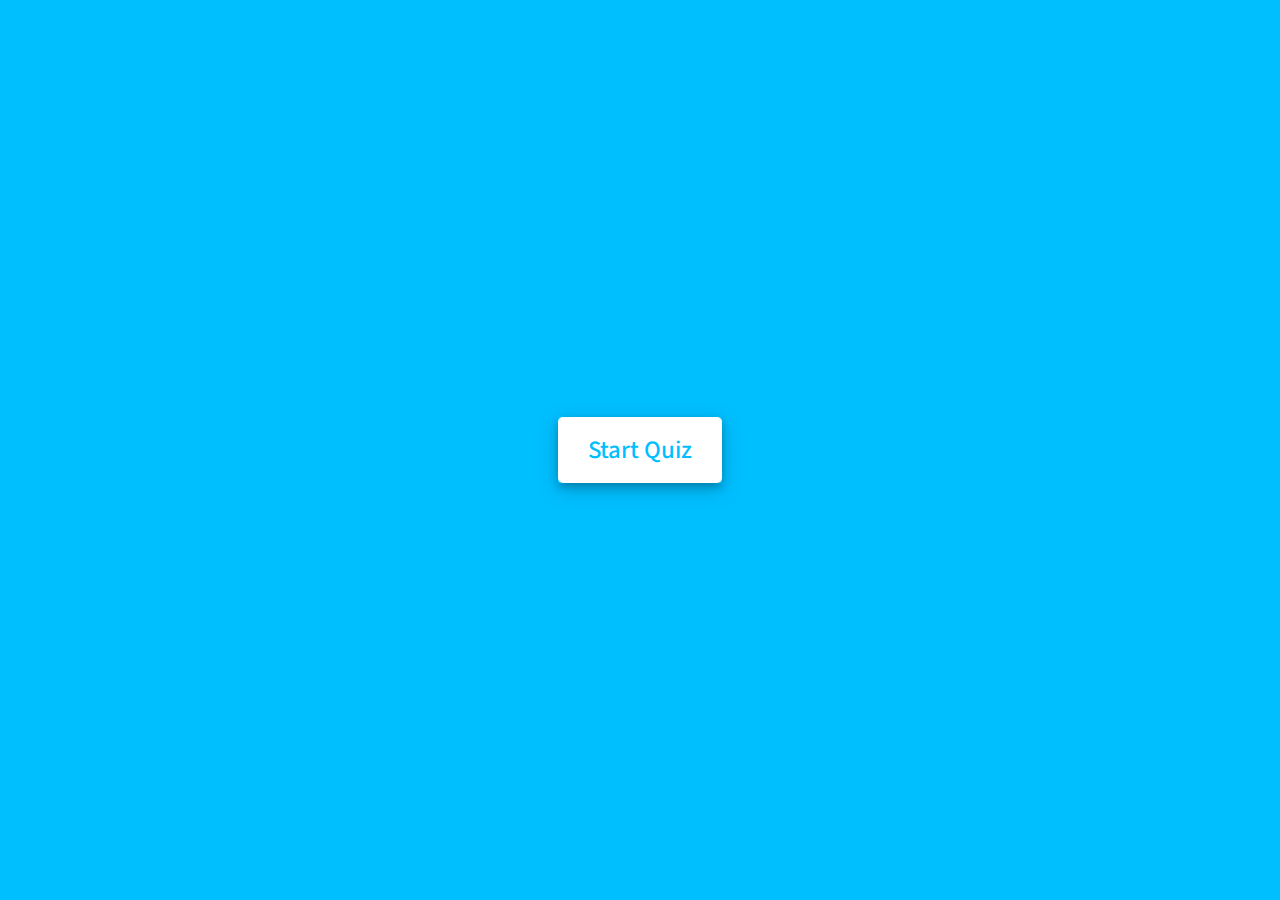
<file: quiz/americanrevolution/index.html>
<!DOCTYPE html>
<html lang="en">
<head>
    <meta charset="UTF-8">
    <meta name="viewport" content="width=device-width, initial-scale=1.0">
    <title>American Revolution Study Guide Practice Quiz</title>
    <link rel="stylesheet" href="/quiz/style.css">
    <link rel="stylesheet" href="https://cdnjs.cloudflare.com/ajax/libs/font-awesome/5.15.3/css/all.min.css"/>
      <link rel="apple-touch-icon" sizes="180x180" href="/icons/apple-touch-icon.png">
      <link rel="icon" type="image/png" sizes="32x32" href="/icons/favicon-32x32.png">
      <link rel="icon" type="image/png" sizes="16x16" href="/icons/favicon-16x16.png">
      <link rel="icon" type="image/png" sizes="512x512" href="/icons/android-chrome-512x512.png">
      <link rel="icon" type="image/png" sizes="192x192" href="/icons/android-chrome-192x192.png">
      <link rel="manifest" href="/icons/site.webmanifest">
</head>
<body>
    <div class="start_btn"><button>Start Quiz</button></div>
    <div class="info_box">
        <div class="info-title"><span>Some Rules of this Quiz</span></div>
        <div class="info-list">
            <div class="info">1. You will have <span>15 seconds</span> for each question.</div>
            <div class="info">2. Once you select your answer, it can't be undone.</div>
            <div class="info">3. You can't select any option once time is done.</div>
            <div class="info">4. You can't leave the quiz while you're playing.</div>
            <div class="info">5. You'll get points based on your correct answers.</div>
        </div>
        <div class="buttons">
            <button class="quit">Exit Quiz</button>
            <button class="restart">Continue</button>
        </div>
    </div>
    <div class="quiz_box">
        <header>
            <div class="title">American Revolution Quiz</div>
            <div class="timer">
                <div class="time_left_txt">Time Left</div>
                <div class="timer_sec">15</div>
            </div>
            <div class="time_line"></div>
        </header>
        <section>
            <div class="que_text">
            </div>
            <div class="option_list">
            </div>
        </section>
        <footer>
            <div class="total_que">
            </div>
            <button class="next_btn">Next</button>
        </footer>
    </div>
    <div class="result_box">
        <div class="icon">
            <i class="fas fa-crown"></i>
        </div>
        <div class="complete_text">You've completed the Quiz!</div>
        <div class="score_text">
        </div>
        <div class="buttons">
            <button class="restart">Replay Quiz</button>
            <a href="#"><button class="quit" onclick="history.back()">Quit Quiz</button></a>
        </div>
    </div>
    <script src="/quiz/americanrevolution/questions.js"></script>
    <script src="/quiz/script.js"></script>
</body>
</html>
</file>
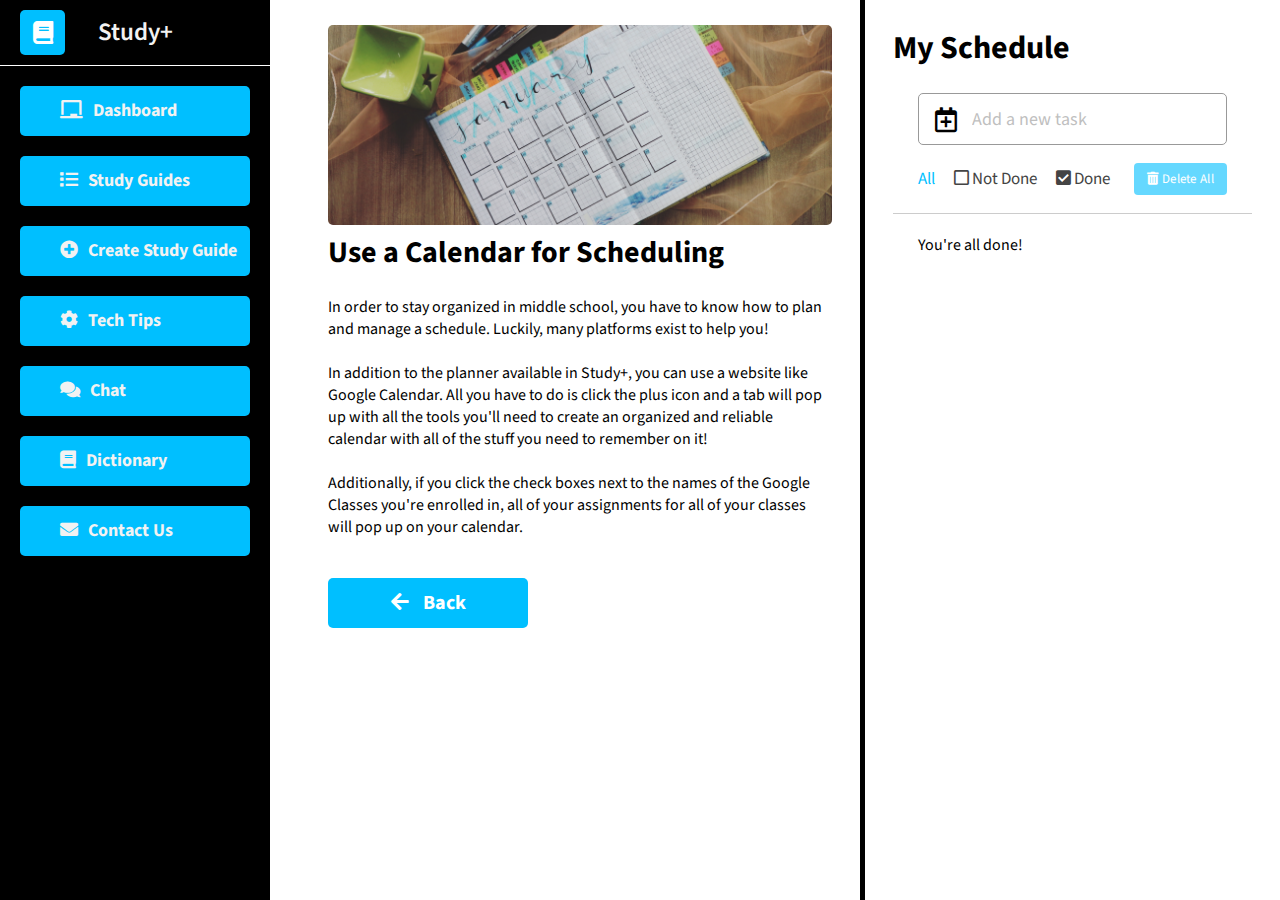
<file: techtips/calendar/index.html>
<!DOCTYPE html>
<html lang="en" dir="ltr">
   <head>
      <meta charset="utf-8">
      <title>Study+ | Dashboard</title>
      <link rel="stylesheet" href="/studyplus.css">
      <link rel="stylesheet" href="https://cdnjs.cloudflare.com/ajax/libs/font-awesome/5.15.3/css/all.min.css"/>
      <link rel="apple-touch-icon" sizes="180x180" href="/icons/apple-touch-icon.png">
      <link rel="icon" type="image/png" sizes="32x32" href="/icons/favicon-32x32.png">
      <link rel="icon" type="image/png" sizes="16x16" href="/icons/favicon-16x16.png">
      <link rel="icon" type="image/png" sizes="512x512" href="/icons/android-chrome-512x512.png">
      <link rel="icon" type="image/png" sizes="192x192" href="/icons/android-chrome-192x192.png">
      <link rel="manifest" href="/icons/site.webmanifest">
   </head>
   <body>
      <div class="wrapperone">
         <input type="checkbox" id="btn" hidden>
         <label for="btn" class="menu-btn">
         <i class="fas fa-book"></i>
         <i class="fas fa-times"></i>
         </label>
         <nav id="sidebar">
            <div class="title">
               Study+
            </div>
            <ul class="list-items">
               <li><a href="/home"><i class="fas fa-chalkboard"></i>Dashboard</a></li>
               <li><a href="/studyguides"><i class="fas fa-list"></i>Study Guides</a></li>
               <li><a href="/create"><i class="fas fa-plus-circle"></i>Create Study Guide</a></li>
               <li><a href="/techtips"><i class="fas fa-cog"></i>Tech Tips</a></li>
               <li><a href="chat.php"><i class="fas fa-comments"></i>Chat</a></li>
               <li><a href="/dictionary"><i class="fas fa-book"></i>Dictionary</a></li>
               <li><a href="/contact" target="__blank"><i class="fas fa-envelope"></i>Contact Us</a></li>
               <!--<div class="icons">
                  <a href="#"><i class="fab fa-facebook-f"></i></a>
                  <a href="#"><i class="fab fa-twitter"></i></a>
                  <a href="#"><i class="fab fa-github"></i></a>
                  <a href="#"><i class="fab fa-youtube"></i></a>
               </div>-->
            </ul>
         </nav>
      </div>
     <div class="wrappertwo">
       <img class="titleimg" src="/calendar.jpg" />
       <br>
       <h2 style="font-size: 30px;">Use a Calendar for Scheduling</h2>
       <br>
       <p>
         In order to stay organized in middle school, you have to know how to plan and manage a schedule. Luckily, many platforms exist to help you!
         <br><br>
         In addition to the planner available in Study+, you can use a website like Google Calendar. All you have to do is click the plus icon and a tab will pop up with all the tools you'll need to create an organized and reliable calendar with all of the stuff you need to remember on it!
         <br><br>
         Additionally, if you click the check boxes next to the names of the Google Classes you're enrolled in, all of your assignments for all of your classes will pop up on your calendar.
       </p>
       <button class="back" onclick="history.back()"><i class="fas fa-arrow-left"></i> Back</button>
     </div>
     <div class="wrapper">
       <h1>My Schedule</h1>
       <br>
      <div class="task-input">
        <i class="far fa-calendar-plus"></i>
        <input type="text" placeholder="Add a new task">
      </div>
      <div class="controls">
        <div class="filters">
          <span class="active" id="all">All</span>
          <span id="pending"><i class="far fa-square"></i> Not Done</span>
          <span id="completed"><i class="fas fa-check-square"></i> Done</span>
        </div>
        <button class="clear-btn"><i class="fas fa-trash-alt"></i> Delete All</button>
      </div>
      <ul class="task-box"></ul>
    </div>

    <script src="/todo.js"></script>
   </body>
</html>
</file>
<file: quiz/style.css>
@import url('https://fonts.googleapis.com/css2?family=Source+Sans+3:wght@500&display=swap');
*{
    margin: 0;
    padding: 0;
    box-sizing: border-box;
    font-family: 'Source Sans 3', sans-serif;
}
body{
    background: deepskyblue;
}
::selection{
    color: #fff;
    background: deepskyblue;
}
.start_btn,
.info_box,
.quiz_box,
.result_box{
    position: absolute;
    top: 50%;
    left: 50%;
    transform: translate(-50%, -50%);
    box-shadow: 0 4px 8px 0 rgba(0, 0, 0, 0.2), 
                0 6px 20px 0 rgba(0, 0, 0, 0.19);
}
.info_box.activeInfo,
.quiz_box.activeQuiz,
.result_box.activeResult{
    opacity: 1;
    z-index: 5;
    pointer-events: auto;
    transform: translate(-50%, -50%) scale(1);
}
.start_btn button{
    font-size: 25px;
    font-weight: 500;
    color: deepskyblue;
    padding: 15px 30px;
    outline: none;
    border: none;
    border-radius: 5px;
    background: #fff;
    cursor: pointer;
}
.info_box{
    width: 540px;
    background: #fff;
    border-radius: 5px;
    transform: translate(-50%, -50%) scale(0.9);
    opacity: 0;
    pointer-events: none;
    transition: all 0.3s ease;
}
.info_box .info-title{
    height: 60px;
    width: 100%;
    border-bottom: 1px solid lightgrey;
    display: flex;
    align-items: center;
    padding: 0 30px;
    border-radius: 5px 5px 0 0;
    font-size: 20px;
    font-weight: 600;
}
.info_box .info-list{
    padding: 15px 30px;
}
.info_box .info-list .info{
    margin: 5px 0;
    font-size: 17px;
}
.info_box .info-list .info span{
    font-weight: 600;
    color: deepskyblue;
}
.info_box .buttons{
    height: 60px;
    display: flex;
    align-items: center;
    justify-content: flex-end;
    padding: 0 30px;
    border-top: 1px solid lightgrey;
}
.info_box .buttons button{
    margin: 0 5px;
    height: 40px;
    width: 100px;
    font-size: 16px;
    font-weight: 500;
    cursor: pointer;
    border: none;
    outline: none;
    border-radius: 5px;
    border: 1px solid deepskyblue;
    transition: all 0.3s ease;
}
.quiz_box{
    width: 550px;
    background: #fff;
    border-radius: 5px;
    transform: translate(-50%, -50%) scale(0.9);
    opacity: 0;
    pointer-events: none;
    transition: all 0.3s ease;
}
.quiz_box header{
    position: relative;
    z-index: 2;
    height: 70px;
    padding: 0 30px;
    background: #fff;
    border-radius: 5px 5px 0 0;
    display: flex;
    align-items: center;
    justify-content: space-between;
    box-shadow: 0px 3px 5px 1px rgba(0,0,0,0.1);
}
.quiz_box header .title{
    font-size: 20px;
    font-weight: 600;
}
.quiz_box header .timer{
    color: #004085;
    background: #cce5ff;
    border: 1px solid #b8daff;
    height: 45px;
    padding: 0 8px;
    border-radius: 5px;
    display: flex;
    align-items: center;
    justify-content: space-between;
    width: 160px;
}
.quiz_box header .timer .time_left_txt{
    font-weight: 400;
    font-size: 17px;
    user-select: none;
}
.quiz_box header .timer .timer_sec{
    font-size: 18px;
    font-weight: 500;
    height: 30px;
    width: 45px;
    color: #fff;
    border-radius: 5px;
    line-height: 30px;
    text-align: center;
    background: #343a40;
    border: 1px solid #343a40;
    user-select: none;
}
.quiz_box header .time_line{
    position: absolute;
    bottom: 0px;
    left: 0px;
    height: 3px;
    background: deepskyblue;
}
section{
    padding: 25px 30px 20px 30px;
    background: #fff;
}
section .que_text{
    font-size: 25px;
    font-weight: 600;
}
section .option_list{
    padding: 20px 0px;
    display: block;   
}
section .option_list .option{
    background: aliceblue;
    border: 1px solid #84c5fe;
    border-radius: 5px;
    padding: 8px 15px;
    font-size: 17px;
    margin-bottom: 15px;
    cursor: pointer;
    transition: all 0.3s ease;
    display: flex;
    align-items: center;
    justify-content: space-between;
}
section .option_list .option:last-child{
    margin-bottom: 0px;
}
section .option_list .option:hover{
    color: #004085;
    background: #cce5ff;
    border: 1px solid #b8daff;
}
section .option_list .option.correct{
    color: #155724;
    background: #d4edda;
    border: 1px solid #c3e6cb;
}
section .option_list .option.incorrect{
    color: #721c24;
    background: #f8d7da;
    border: 1px solid #f5c6cb;
}
section .option_list .option.disabled{
    pointer-events: none;
}
section .option_list .option .icon{
    height: 26px;
    width: 26px;
    border: 2px solid transparent;
    border-radius: 50%;
    text-align: center;
    font-size: 13px;
    pointer-events: none;
    transition: all 0.3s ease;
    line-height: 24px;
}
.option_list .option .icon.tick{
    color: #23903c;
    border-color: #23903c;
    background: #d4edda;
}
.option_list .option .icon.cross{
    color: #a42834;
    background: #f8d7da;
    border-color: #a42834;
}
footer{
    height: 60px;
    padding: 0 30px;
    display: flex;
    align-items: center;
    justify-content: space-between;
    border-top: 1px solid lightgrey;
}
footer .total_que span{
    display: flex;
    user-select: none;
}
footer .total_que span p{
    font-weight: 500;
    padding: 0 5px;
}
footer .total_que span p:first-child{
    padding-left: 0px;
}
footer button{
    height: 40px;
    padding: 0 13px;
    font-size: 18px;
    font-weight: 400;
    cursor: pointer;
    border: none;
    outline: none;
    color: #fff;
    border-radius: 5px;
    background: deepskyblue;
    border: 1px solid deepskyblue;
    line-height: 10px;
    opacity: 0;
    pointer-events: none;
    transform: scale(0.95);
    transition: all 0.3s ease;
}
footer button:hover{
    background: #0263ca;
}
footer button.show{
    opacity: 1;
    pointer-events: auto;
    transform: scale(1);
}
.result_box{
    background: #fff;
    border-radius: 5px;
    display: flex;
    padding: 25px 30px;
    width: 450px;
    align-items: center;
    flex-direction: column;
    justify-content: center;
    transform: translate(-50%, -50%) scale(0.9);
    opacity: 0;
    pointer-events: none;
    transition: all 0.3s ease;
}
.result_box .icon{
    font-size: 100px;
    color: deepskyblue;
    margin-bottom: 10px;
}
.result_box .complete_text{
    font-size: 20px;
    font-weight: 500;
}
.result_box .score_text span{
    display: flex;
    margin: 10px 0;
    font-size: 18px;
    font-weight: 500;
}
.result_box .score_text span p{
    padding: 0 4px;
    font-weight: 600;
}
.result_box .buttons{
    display: flex;
    margin: 20px 0;
}
.result_box .buttons button{
    margin: 0 10px;
    height: 45px;
    padding: 0 20px;
    font-size: 18px;
    font-weight: 500;
    cursor: pointer;
    border: none;
    outline: none;
    border-radius: 5px;
    border: 1px solid deepskyblue;
    transition: all 0.3s ease;
}
.buttons button.restart{
    color: #fff;
    background: deepskyblue;
}
.buttons button.restart:hover{
    background: #0263ca;
}
.buttons button.quit{
    color: deepskyblue;
    background: #fff;
}
.buttons button.quit:hover{
    color: #fff;
    background: deepskyblue;
}
</file>
<file: studyplus.css>
@import url('https://fonts.googleapis.com/css2?family=Source+Sans+3:wght@500&display=swap');
*{
  margin: 0;
  padding: 0;
  box-sizing: border-box;
  font-family: 'Source Sans 3', sans-serif;
}
.wrapperone {
  height: 100%;
  width: 300px;
  position: relative;
}
.wrapperone .menu-btn{
  position: absolute;
  left: 20px;
  top: 10px;
  background: deepskyblue;
  color: #fff;
  height: 45px;
  width: 45px;
  z-index: 9999;
  border: none;
  border-radius: 5px;
  cursor: pointer;
  display: flex;
  align-items: center;
  justify-content: center;
  transition: all 0.3s ease;
}
.wrapperone .menu-btn i{
  position: absolute;
  transform: ;
  font-size: 23px;
  transition: all 0.3s ease;
}
.wrapperone .menu-btn i.fa-times{
  opacity: 0;
}

#sidebar{
  position: fixed;
  background: black;
  height: 100%;
  width: 270px;
  overflow: hidden;
  transition: all 0.3s ease;
}
#btn:checked ~ #sidebar{
  left: 0;
}
#sidebar .title{
  line-height: 65px;
  text-align: center;
  background: black;
  font-size: 25px;
  font-weight: 600;
  color: #f2f2f2;
  border-bottom: 1px solid white;
}
#sidebar .list-items{
  position: relative;
  background: black;
  width: 100%;
  height: 98%;
  list-style: none;
  overflow-y: auto;
}
#sidebar .list-items li{
  padding-left: 40px;
  line-height: 50px;
  transition: all 0.3s ease;
  margin: 20px;
  background: deepskyblue;
  border-radius: 5px;
}
#sidebar .list-items li:hover{
  box-shadow: 0 0px 10px 3px #222;
}
#sidebar .list-items li:first-child{
  border-top: none;
}
#sidebar .list-items li a{
  color: #f2f2f2;
  text-decoration: none;
  font-size: 18px;
  font-weight: bold;
  height: 100%;
  width: 100%;
  display: block;
}
#sidebar .list-items li a i{
  margin-right: 10px;
}
#sidebar .list-items .icons{
  width: 100%;
  height: 40px;
  text-align: center;
  position: absolute;
  bottom: 100px;
  line-height: 40px;
  display: flex;
  align-items: center;
  justify-content: center;
}
#sidebar .list-items .icons a{
  height: 100%;
  width: 40px;
  display: block;
  margin: 0 5px;
  font-size: 18px;
  color: #f2f2f2;
  background: #4a4a4a;
  border-radius: 5px;
  border: 1px solid #383838;
  transition: all 0.3s ease;
}
#sidebar .list-items .icons a:hover{
  background: #404040;
}
.list-items .icons a:first-child{
  margin-left: 0px;
}
.content{
  position: absolute;
  top: 50%;
  left: 50%;
  transform: translate(-50%,-50%);
  color: #202020;
  z-index: -1;
  width: 100%;
  text-align: center;
}
.content .header{
  font-size: 45px;
  font-weight: 700;
}
.content p{
  font-size: 40px;
  font-weight: 700;
}

.wrapper{
  width: 420px;
  background: #fff;
  padding: 25px 28px 45px;
  position: absolute;
  top: 0;
  right: 0;
  height: 100vh;
  border-left: 5px solid black;
}
.task-input{
  height: 52px;
  padding: 0 25px;
  position: relative;
}
.task-input i{
  top: 50%;
  position: absolute;
  transform: translate(17px, -50%);
  font-size: 25px;
}
.task-input input{
  height: 100%;
  width: 100%;
  outline: none;
  font-size: 18px;
  border-radius: 5px;
  padding: 0 20px 0 53px;
  border: 1px solid #999;
}
.task-input input:focus,
.task-input input.active{
  padding-left: 52px;
  border: 2px solid deepskyblue;
}
.task-input input::placeholder{
  color: #bfbfbf;
}
.controls, li{
  display: flex;
  align-items: center;
  justify-content: space-between;
}
.controls{
  padding: 18px 25px;
  border-bottom: 1px solid #ccc;
}
.filters span{
  margin: 0 8px;
  font-size: 17px;
  color: #444444;
  cursor: pointer;
}
.filters span:first-child{
  margin-left: 0;
}
.filters span.active{
  color: deepskyblue;
}
.controls .clear-btn{
  border: none;
  opacity: 0.6;
  outline: none;
  color: #fff;
  cursor: pointer;
  font-size: 13px;
  padding: 7px 13px;
  border-radius: 4px;
  letter-spacing: 0.3px;
  pointer-events: none;
  transition: transform 0.25s ease;
  background: linear-gradient(135deg, deepskyblue 0%, deepskyblue 100%);
}
.clear-btn.active{
  opacity: 0.9;
  pointer-events: auto;
}
.clear-btn:active{
  transform: scale(0.93);
}
.task-box{
  margin-top: 20px;
  margin-right: 5px;
  padding: 0 20px 10px 25px;
}
.task-box.overflow{
  overflow-y: auto;
  max-height: 500px;
}
.task-box::-webkit-scrollbar{
  width: 0px;
}
.task-box .task{
  list-style: none;
  font-size: 17px;
  margin-bottom: 18px;
  padding-bottom: 16px;
  align-items: flex-start;
  border-bottom: 1px solid #ccc;
}
.task-box .task:last-child{
  margin-bottom: 0;
  border-bottom: 0;
  padding-bottom: 0;
}
.task-box .task label{
  display: flex;
  align-items: flex-start;
}
.task label input{
  margin-top: 7px;
  accent-color: deepskyblue;
}
.task label p{
  user-select: none;
  margin-left: 12px;
  word-wrap: break-word;
}
.task label p.checked{
  text-decoration: line-through;
}
.task-box .settings{
  position: relative;
}
.settings :where(i, li){
  cursor: pointer;
}
.settings .task-menu{
  z-index: 10;
  right: -5px;
  bottom: -65px;
  padding: 5px 0;
  background: #fff;
  position: absolute;
  border-radius: 4px;
  transform: scale(0);
  transform-origin: top right;
  box-shadow: 0 0 6px rgba(0,0,0,0.15);
  transition: transform 0.2s ease;
}
.task-box .task:last-child .task-menu{
  bottom: 0;
  transform-origin: bottom right;
}
.task-box .task:first-child .task-menu{
  bottom: -65px;
  transform-origin: top right;
}
.task-menu.show{
  transform: scale(1);
}
.task-menu li{
  height: 25px;
  font-size: 16px;
  margin-bottom: 2px;
  padding: 17px 15px;
  cursor: pointer;
  justify-content: flex-start;
}
.task-menu li:last-child{
  margin-bottom: 0;
}
.settings li:hover{
  background: #f5f5f5;
}
.settings li i{
  padding-right: 8px;
}

@media (max-width: 400px) {
  body{
    padding: 0 10px;
    display: none;
  }
  .wrapper {
    padding: 20px 0;
  }
  .filters span{
    margin: 0 5px;
  }
  .task-input{
    padding: 0 20px;
  }
  .controls{
    padding: 18px 20px;
  }
  .task-box{
    margin-top: 20px;
    margin-right: 5px;
    padding: 0 15px 10px 20px;
  }
  .task label input{
    margin-top: 4px;
  }
}

@media (max-width: 1200) {
  body {
    display: none;
  }
  .wrapperone {
    display: none;
  }
  .wrappertwo {
    display: none;
  }
  .wrapper {
    display: none;
  }
}

.float {
  position: absolute;
  top: 10px;
  left: 50px;
  background: transparent;
  color: white;
  border:none;
  font-size: 50px;
  font-weight: bold;
  cursor: pointer;
}

.wrappertwo{
  width: calc(100% - 720px);
  background: #fff;
  padding: 25px 28px 45px;
  position: absolute;
  top: 0;
  right: 420px;
  max-height: 100vh;
  overflow: scroll;
}

:is(.wrappertwo, .wrapper)::-webkit-scrollbar {
  width: 0px;
}

.wrappertwo h1 {
  text-align: center;
  font-size: 50px;
  margin-bottom: 20px;
}

.studyguide {
  height: 150px;
  width: 100%;
  color: white;
  border: none;
  border-radius: 10px;
  line-height: 75px;
  font-size: 20px;
}

.lineone {
  width: 100%;
  background: deepskyblue;
  border-radius: 10px 10px 0 0;
  border: none;
  font-size: 30px;
  font-weight: bold;
}

.linetwo {
  width: 100%;
  background: black;
  border-radius: 0 0 10px 10px;
  border: none;
  font-size: 20px
}

.techtip {
  border-radius: 5px 0 0 0;
  background: seagreen;
  font-size: 20px;
  margin-right: 15px;
  padding-left: 15px;
  padding-right: 15px;
  float: left;
}

.usermade {
  border-radius: 5px 0 0 0;
  background: #6897bb;
  font-size: 20px;
  margin-right: 15px;
  padding-left: 15px;
  padding-right: 15px;
  float: left;
}

.educatormade {
  border-radius: 5px 0 0 0;
  background: mediumpurple;
  font-size: 20px;
  margin-right: 15px;
  padding-left: 15px;
  padding-right: 15px;
  float: left;
}

.guidetitle {
  border-radius: 5px;
  background: deepskyblue;
  font-size: 30px;
  padding: 10px;
  margin-right: 15px;
  width: 500px;
}

.studyguide i {
  font-size: 20px;
  margin-right: 10px;
}

.homebanner {
  width: 100%;
  background: deepskyblue;
  color: white;
  border-radius: 10px;
}

.profile {
  width: 280px;
  color: white;
  border-radius: 10px;
  display: inline-block;
}

.profiletop {
  background: deepskyblue;
  border-radius: 10px 10px 0 0;
}

.profilebottom {
  background: black;
  border-radius: 0 0 10px 10px;
  margin-top: -20px;
  padding: 20px;
  text-align: left;
}

.profile h1 {
  font-size: 30px;
}

.profilepic {
  width: 140px;
  height: 140px;
  object-fit: cover;
  border-radius: 50%;
  margin-top: 10px;
}

a {
  text-decoration: none;
}

.titleimg {
  width: 100%;
  height: 200px;
  object-fit: cover;
  margin: 0;
  border-radius: 5px
}

.back {
  margin-top: 40px;
  border-radius: 5px;
  width: 200px;
  height: 50px;
  border: none;
  background: deepskyblue;
  color: white;
  font-size: 20px;
  cursor: pointer;
  font-weight: bold;
}

.back i {
  margin-right: 10px;
}
</file>
